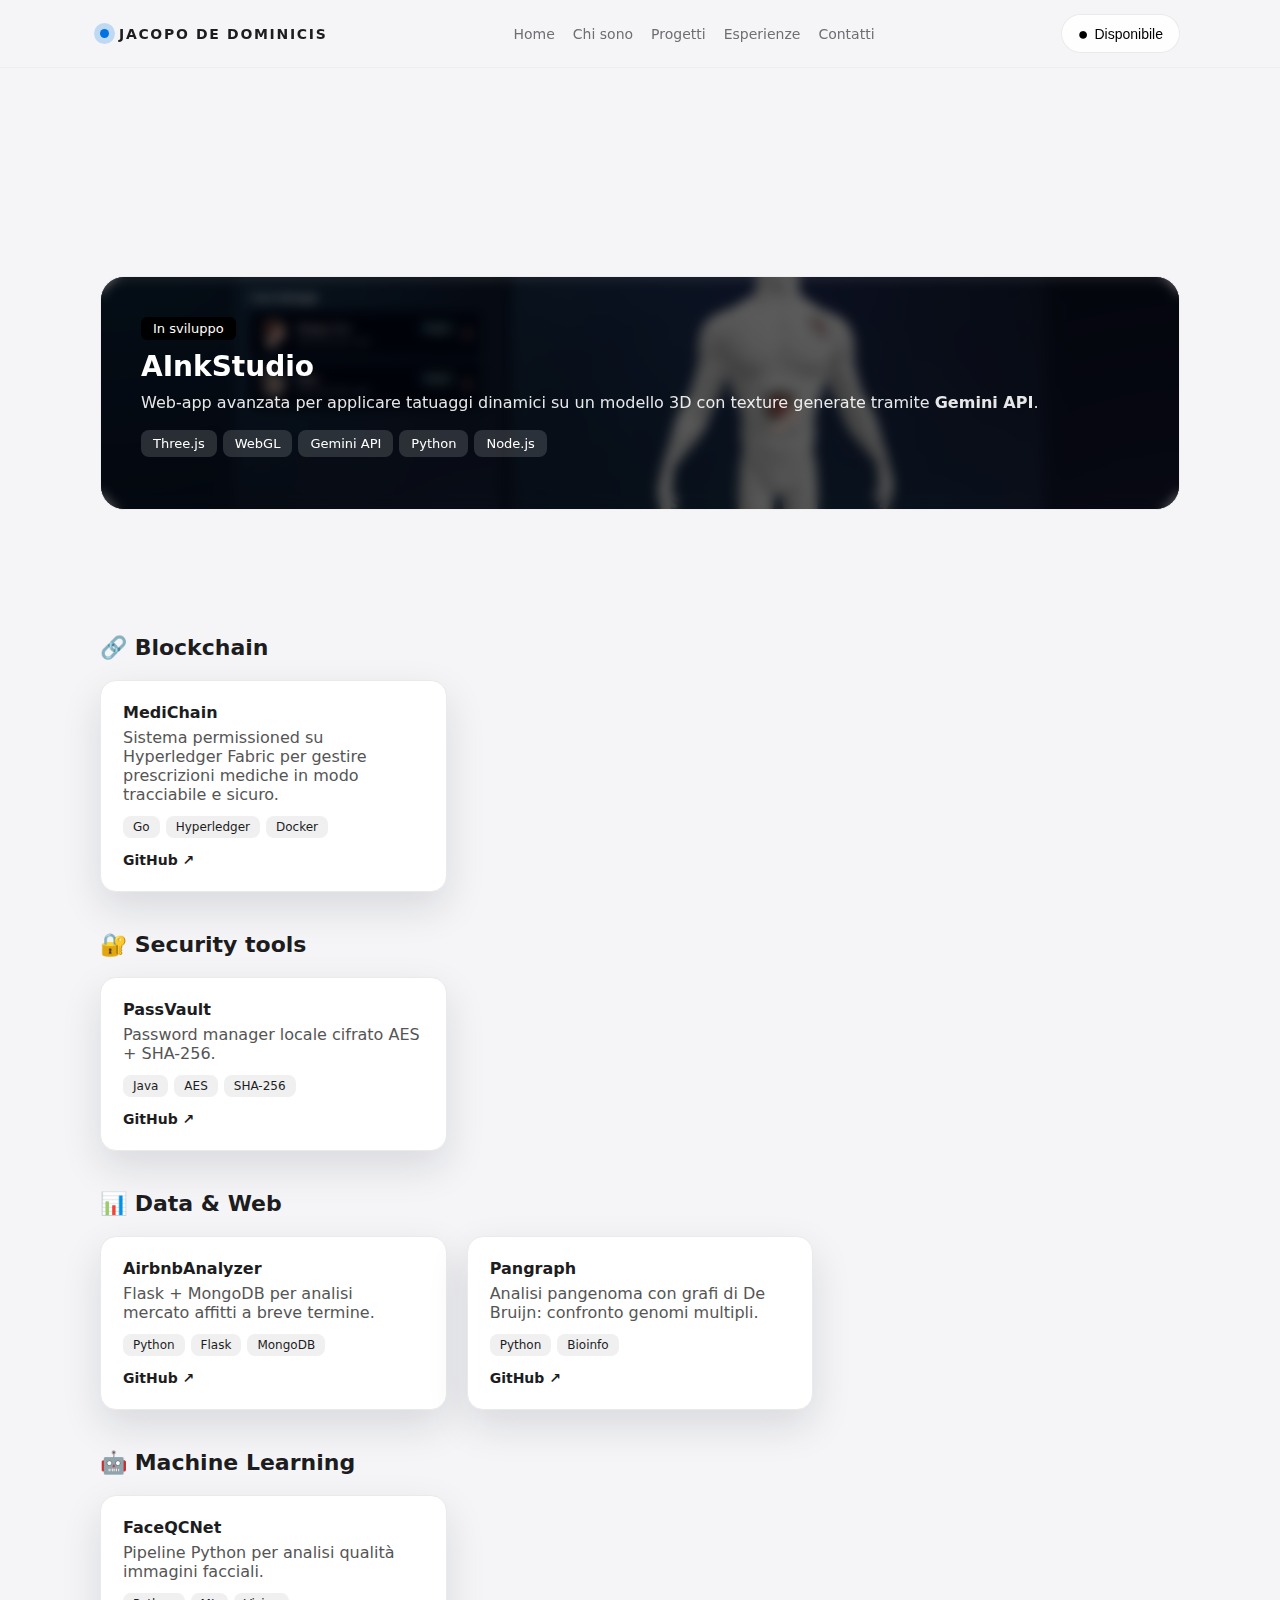
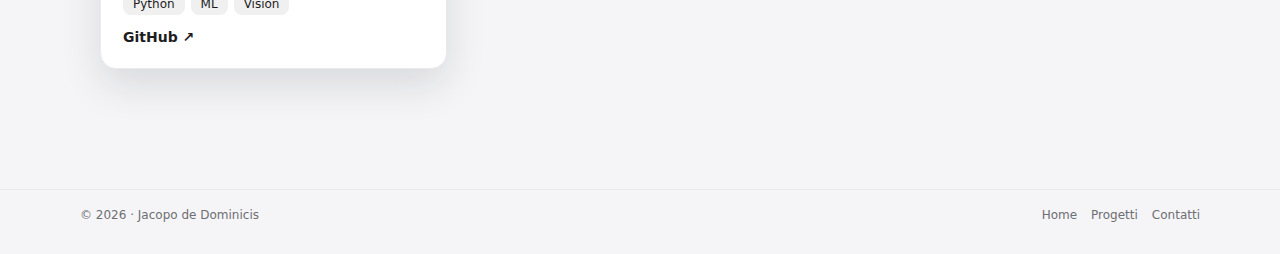
<file: projects.html>
<!DOCTYPE html>
<html lang="it">
<head>
  <meta charset="UTF-8" />
  <title>Progetti – Jacopo de Dominicis</title>
  <meta name="viewport" content="width=device-width, initial-scale=1" />
  <meta name="description" content="Tutti i progetti di Jacopo de Dominicis — con filtri, categorie e ricerca." />

  <!-- CSS principale -->
  <link rel="stylesheet" href="css/index.css" />

  <!-- CSS dedicato ai progetti -->
  <link rel="stylesheet" href="css/projects.css" />
</head>

<body>
<div class="page">

  <!-- NAV -->
  <header class="nav">
    <div class="nav-inner">
      <div class="nav-logo">
        <div class="nav-dot"></div>
        <span>Jacopo de Dominicis</span>
      </div>
      <nav class="nav-links">
        <a href="index.html#hero">Home</a>
        <a href="index.html#about">Chi sono</a>
        <a href="projects.html">Progetti</a>
        <a href="index.html#experience">Esperienze</a>
        <a href="index.html#contact">Contatti</a>
      </nav>
      <button class="nav-cta" onclick="window.location.href='index.html#contact'">
        <span>●</span> Disponibile
      </button>
    </div>
  </header>

  <!-- HEADER -->
  <main class="section projects-page">
    <div class="section-inner">

      <div class="section-header js-scroll">
        <div>
          <div class="section-kicker">Portfolio</div>
          <h2 class="section-title">Esplora tutti i progetti</h2>
        </div>
        <p class="section-sub">
          Filtra per categoria, linguaggio o cerca direttamente quello che ti interessa.
        </p>
      </div>

      <!-- PROGETTO PRINCIPALE -->
    <section class="featured-project with-bg">
    <div class="featured-overlay"></div>

    <div class="featured-badge">In sviluppo</div>

    <h3>AInkStudio</h3>
    <p>
        Web-app avanzata per applicare tatuaggi dinamici su un modello 3D
        con texture generate tramite <strong>Gemini API</strong>.
    </p>

    <div class="tags">
        <span>Three.js</span><span>WebGL</span><span>Gemini API</span>
        <span>Python</span><span>Node.js</span>
    </div>
    </section>



      <!-- FILTRI -->
      <div class="filters js-scroll">
        <input id="searchInput" type="text" placeholder="Cerca un progetto...">

        <select id="filterCategory">
          <option value="">Tutte le categorie</option>
          <option value="blockchain">Blockchain</option>
          <option value="security">Security</option>
          <option value="data">Data</option>
          <option value="ml">Machine Learning</option>
        </select>

        <select id="filterLang">
          <option value="">Tutti i linguaggi</option>
          <option value="python">Python</option>
          <option value="javascript">JavaScript</option>
          <option value="java">Java</option>
          <option value="go">Go</option>
        </select>
      </div>

      <!-- CATEGORIE -->
      <section id="projectsGrid">

        <!-- BLOCKCHAIN -->
        <div class="category">
          <h3>🔗 Blockchain</h3>
          <div class="projects-grid">

            <div class="project-card"
                 data-cat="blockchain"
                 data-lang="go">
              <h4>MediChain</h4>
              <p>
                Sistema permissioned su Hyperledger Fabric per gestire
                prescrizioni mediche in modo tracciabile e sicuro.
              </p>
              <div class="tags">
                <span>Go</span>
                <span>Hyperledger</span>
                <span>Docker</span>
              </div>
              <a href="https://github.com/Jacopodd/Medichain" target="_blank">GitHub ↗</a>
            </div>

          </div>
        </div>

        <!-- SECURITY -->
        <div class="category">
          <h3>🔐 Security tools</h3>
          <div class="projects-grid">

            <div class="project-card"
                 data-cat="security"
                 data-lang="java">
              <h4>PassVault</h4>
              <p>Password manager locale cifrato AES + SHA-256.</p>
              <div class="tags">
                <span>Java</span>
                <span>AES</span>
                <span>SHA-256</span>
              </div>
              <a href="https://github.com/Jacopodd/PassVault" target="_blank">GitHub ↗</a>
            </div>

          </div>
        </div>

        <!-- DATA -->
        <div class="category">
          <h3>📊 Data & Web</h3>
          <div class="projects-grid">

            <div class="project-card"
                 data-cat="data"
                 data-lang="python">
              <h4>AirbnbAnalyzer</h4>
              <p>Flask + MongoDB per analisi mercato affitti a breve termine.</p>
              <div class="tags">
                <span>Python</span>
                <span>Flask</span>
                <span>MongoDB</span>
              </div>
              <a href="https://github.com/Jacopodd/AirbnbAnalyzer" target="_blank">GitHub ↗</a>
            </div>

            <div class="project-card"
                 data-cat="data"
                 data-lang="python">
              <h4>Pangraph</h4>
              <p>
                Analisi pangenoma con grafi di De Bruijn: confronto genomi multipli.
              </p>
              <div class="tags">
                <span>Python</span>
                <span>Bioinfo</span>
              </div>
              <a href="https://github.com/Jacopodd/Pangraph" target="_blank">GitHub ↗</a>
            </div>

          </div>
        </div>

        <!-- ML -->
        <div class="category">
          <h3>🤖 Machine Learning</h3>
          <div class="projects-grid">

            <div class="project-card"
                 data-cat="ml"
                 data-lang="python">
              <h4>FaceQCNet</h4>
              <p>Pipeline Python per analisi qualità immagini facciali.</p>
              <div class="tags">
                <span>Python</span>
                <span>ML</span>
                <span>Vision</span>
              </div>
              <a href="https://github.com/Jacopodd/FaceQCNet" target="_blank">GitHub ↗</a>
            </div>

          </div>
        </div>

      </section>

    </div>
  </main>

  <!-- FOOTER -->
  <footer class="footer">
    <div class="footer-inner">
      <div>© <span id="year-js"></span> · Jacopo de Dominicis</div>
      <div class="footer-links">
        <a href="index.html#hero">Home</a>
        <a href="projects.html">Progetti</a>
        <a href="index.html#contact">Contatti</a>
      </div>
    </div>
  </footer>
</div>

<script>
document.getElementById("year-js").textContent = new Date().getFullYear();

const search = document.getElementById("searchInput");
const filterCat = document.getElementById("filterCategory");
const filterLang = document.getElementById("filterLang");
const cards = document.querySelectorAll(".project-card");

function applyFilters() {
  const q = search.value.toLowerCase();
  const cat = filterCat.value;
  const lang = filterLang.value;

  cards.forEach(card => {
    const title = card.querySelector("h4").textContent.toLowerCase();
    const desc = card.querySelector("p").textContent.toLowerCase();
    const tags = card.querySelector(".tags").textContent.toLowerCase();

    const cCat = card.dataset.cat;
    const cLang = card.dataset.lang;

    const matchesText = title.includes(q) || desc.includes(q) || tags.includes(q);
    const matchesCat = !cat || cCat === cat;
    const matchesLang = !lang || cLang === lang;

    card.style.display = matchesText && matchesCat && matchesLang ? "block" : "none";
  });
}

search.addEventListener("input", applyFilters);
filterCat.addEventListener("change", applyFilters);
filterLang.addEventListener("change", applyFilters);
</script>

</body>
</html>
</file>
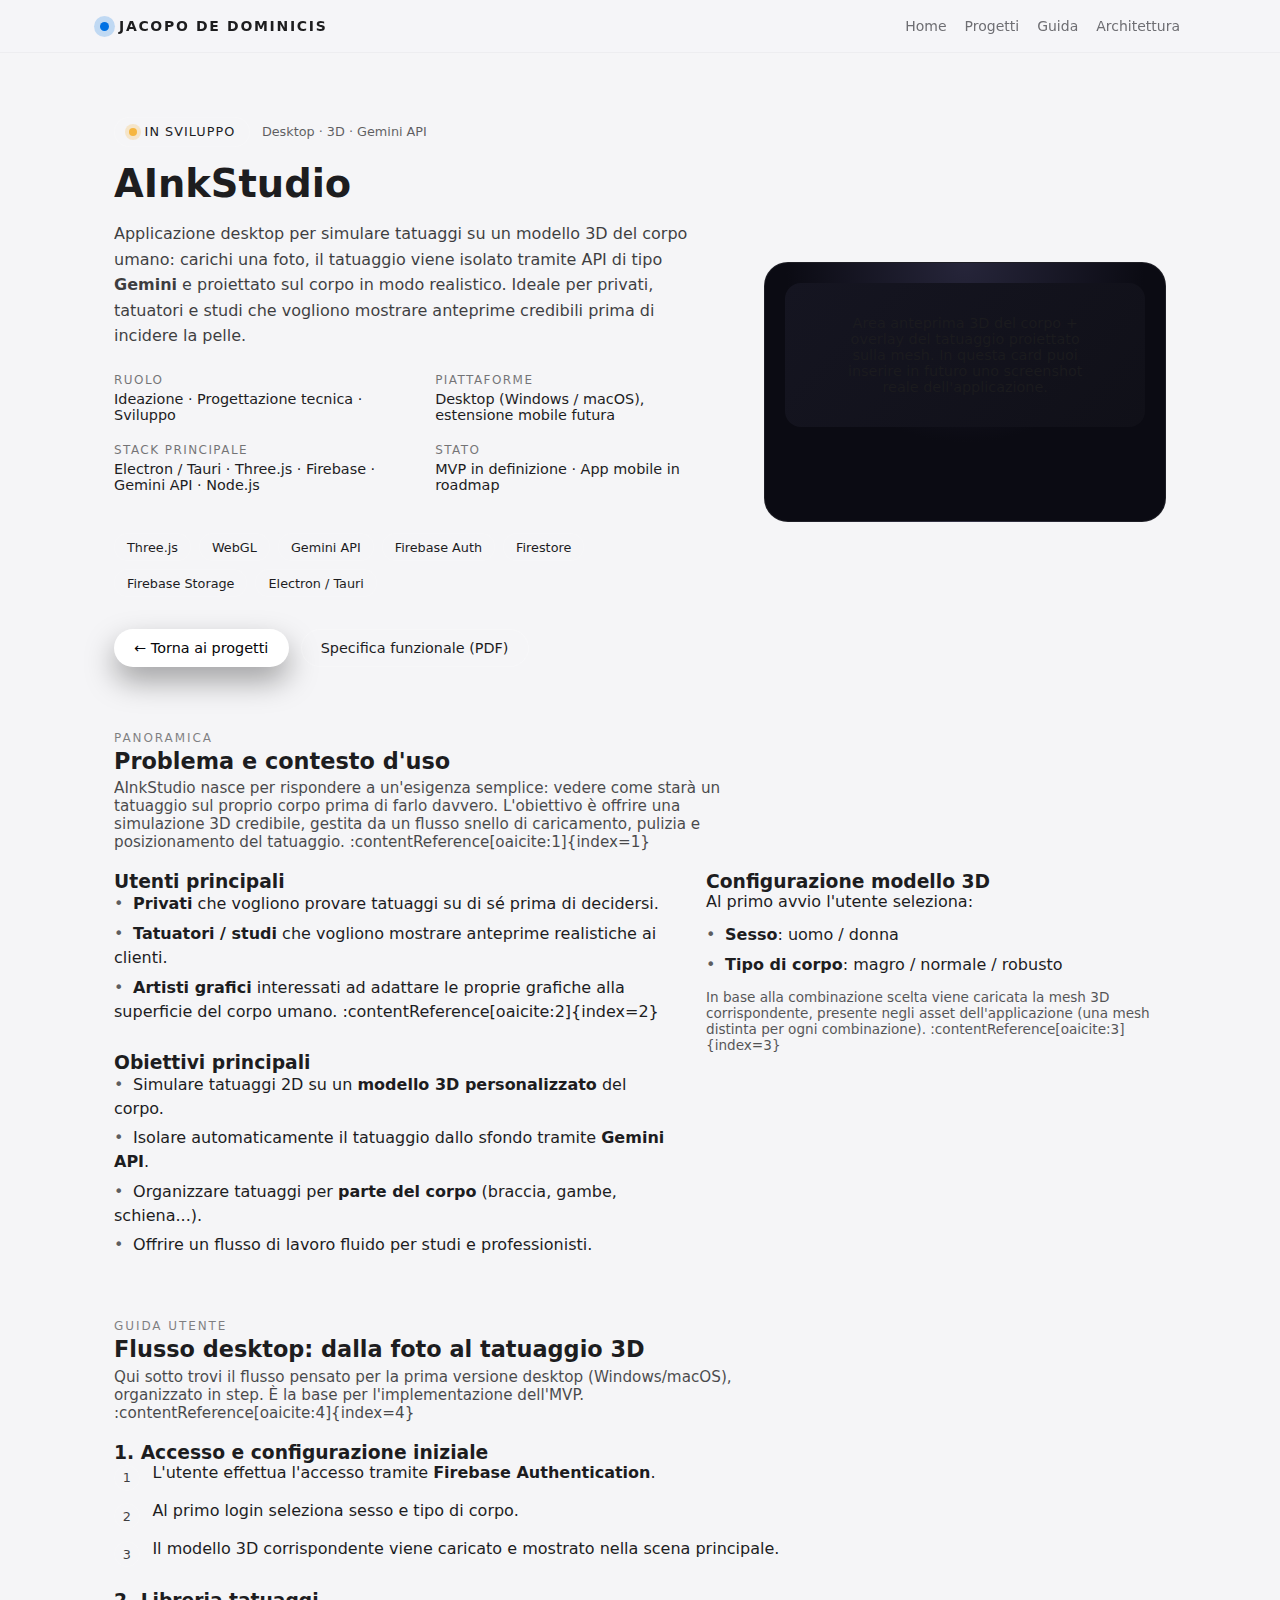
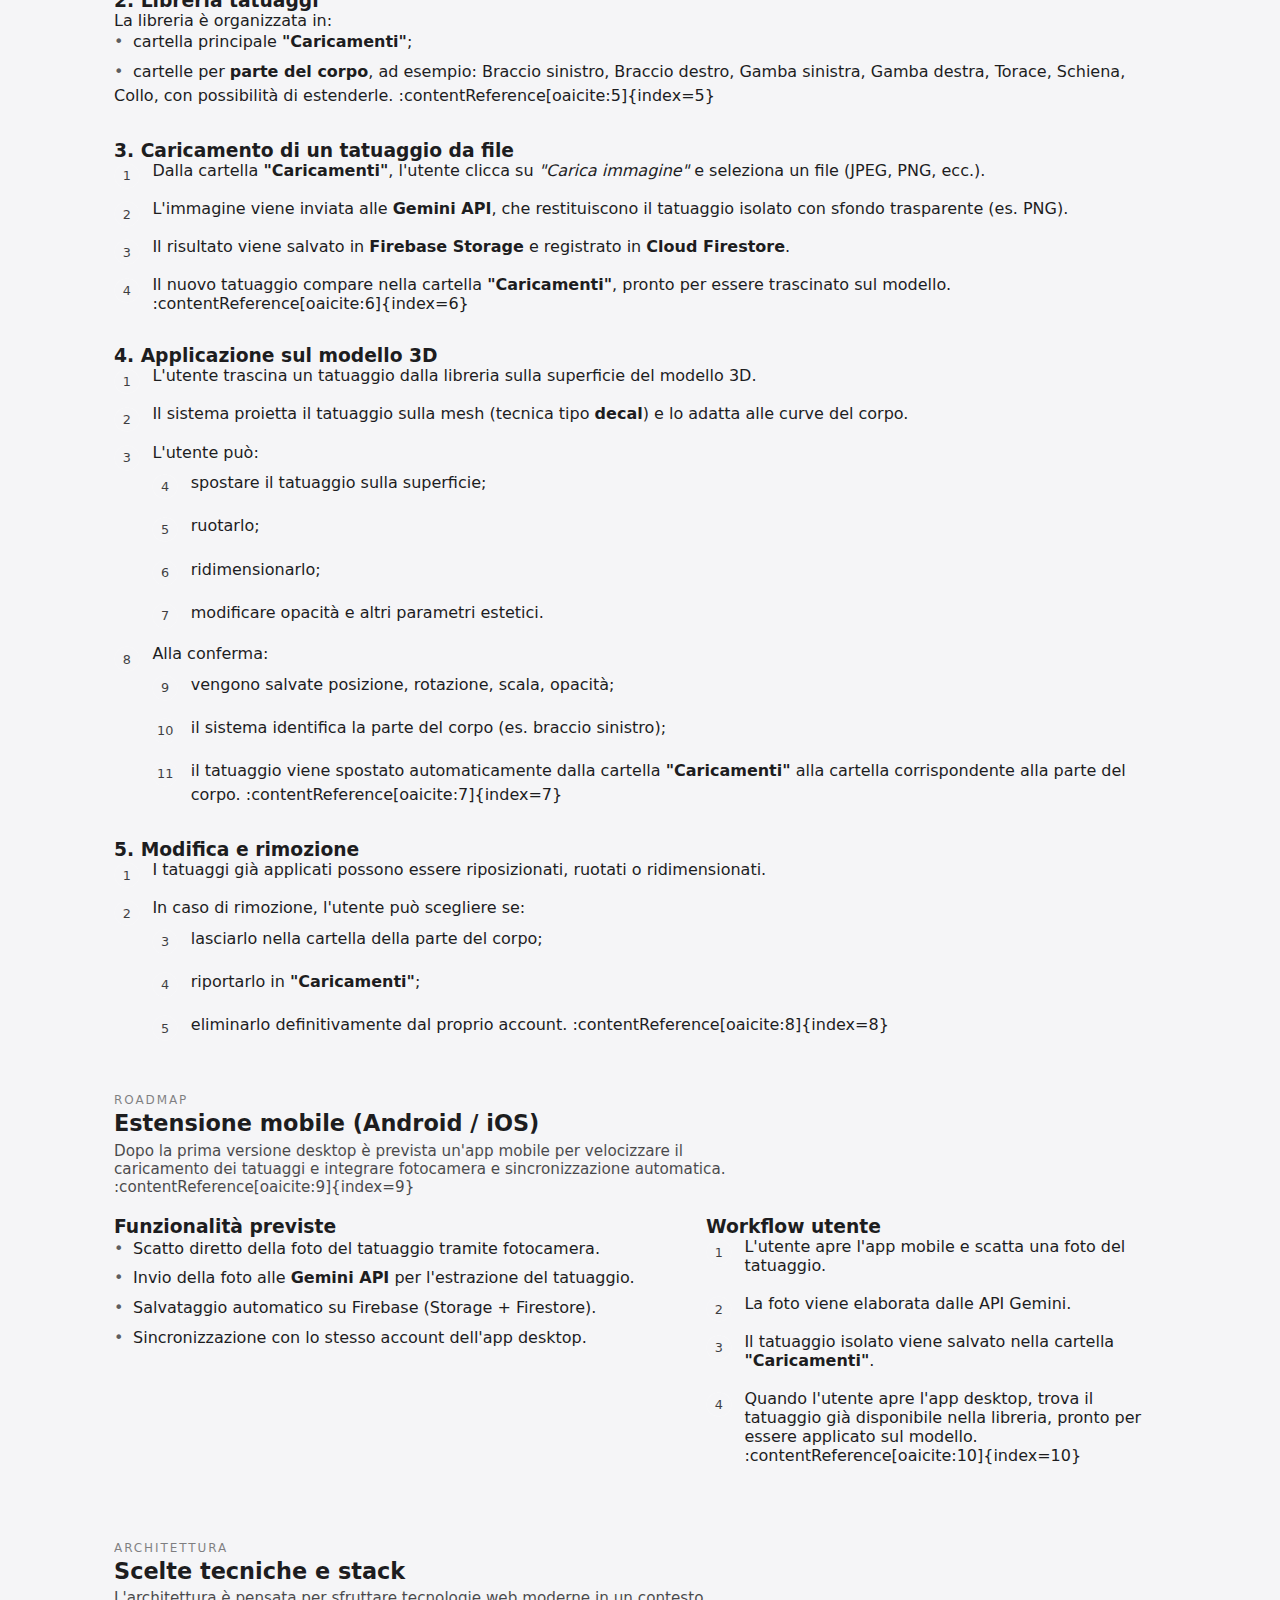
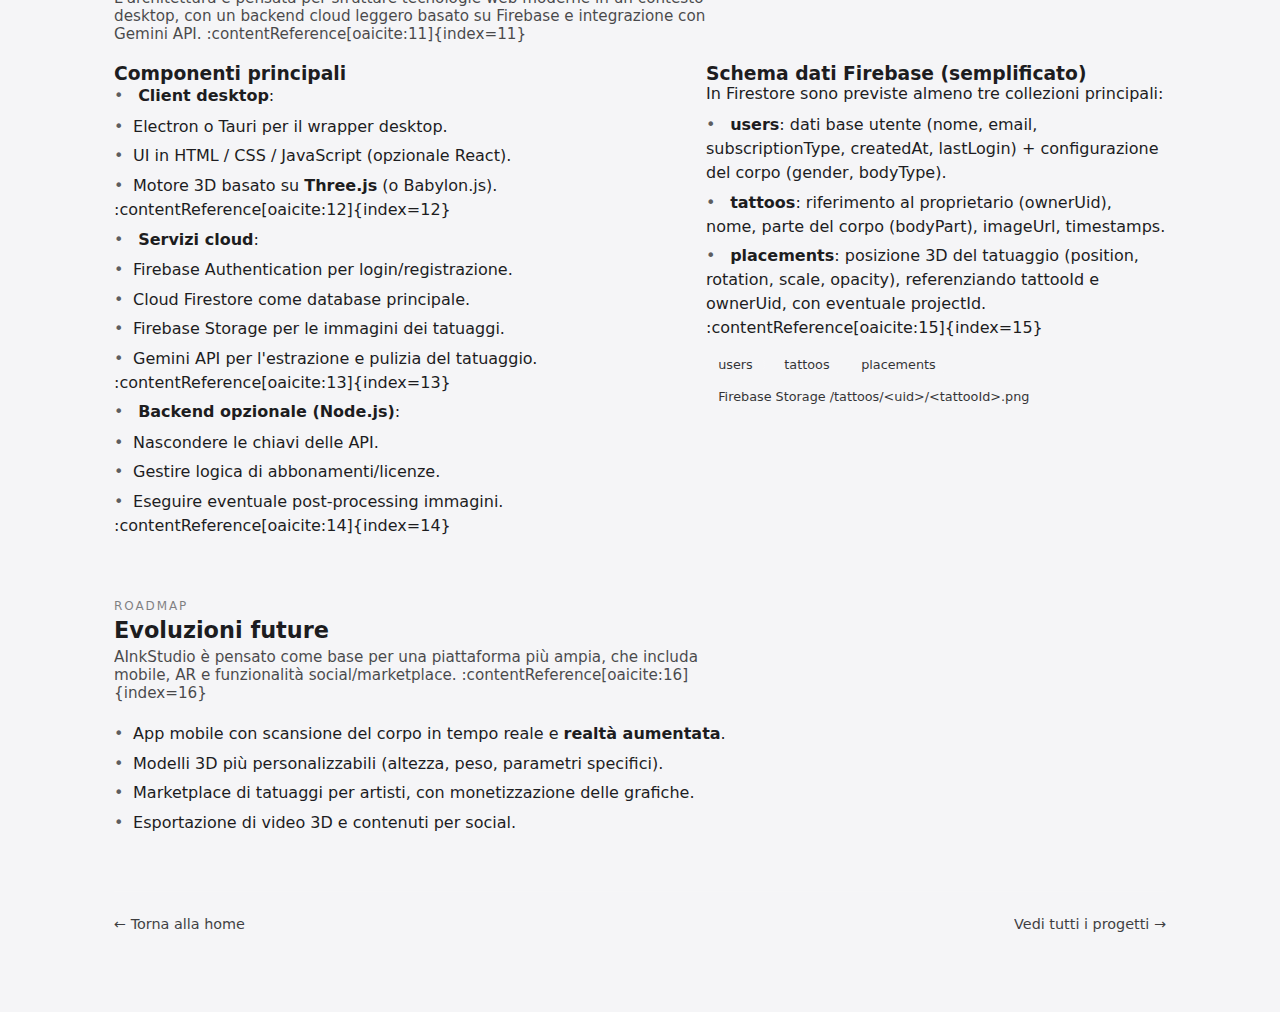
<file: progetti/ainkstudio.html>
<!DOCTYPE html>
<html lang="it">
<head>
  <meta charset="UTF-8" />
  <title>AInkStudio – Simulatore di tatuaggi 3D</title>
  <meta name="viewport" content="width=device-width, initial-scale=1" />
  <meta
    name="description"
    content="AInkStudio è un'app desktop per simulare tatuaggi su modello 3D del corpo umano, con estrazione del tatuaggio tramite Gemini API e sincronizzazione via Firebase."
  />

  <!-- Stesso CSS del portfolio principale -->
  <link rel="stylesheet" href="../css/index.css" />

  <!-- Stili minimi aggiuntivi per la pagina progetto -->
  <style>
    .project-page {
      max-width: 1100px;
      margin: 0 auto;
      padding: 4rem 1.5rem 5rem;
    }

    .project-hero {
      display: grid;
      grid-template-columns: minmax(0, 3fr) minmax(0, 2fr);
      gap: 3rem;
      align-items: center;
      margin-bottom: 4rem;
    }

    .project-hero-main-title {
      font-size: clamp(2.4rem, 3vw, 3rem);
      line-height: 1.1;
      margin-bottom: 1rem;
    }

    .project-hero-sub {
      font-size: 1rem;
      line-height: 1.6;
      opacity: 0.85;
      margin-bottom: 1.5rem;
    }

    .project-badge-row {
      display: flex;
      flex-wrap: wrap;
      gap: 0.75rem;
      align-items: center;
      margin-bottom: 1rem;
    }

    .project-status-badge {
      display: inline-flex;
      align-items: center;
      gap: 0.5rem;
      padding: 0.4rem 0.85rem;
      border-radius: 999px;
      font-size: 0.8rem;
      text-transform: uppercase;
      letter-spacing: 0.08em;
      background: rgba(255, 255, 255, 0.06);
      border: 1px solid rgba(255, 255, 255, 0.12);
    }

    .project-status-dot {
      width: 8px;
      height: 8px;
      border-radius: 50%;
      background: #f6b63f;
      box-shadow: 0 0 0 4px rgba(246, 182, 63, 0.25);
    }

    .project-meta {
      display: grid;
      grid-template-columns: repeat(2, minmax(0, 1fr));
      gap: 1.25rem 2.5rem;
      margin-bottom: 2.5rem;
      font-size: 0.9rem;
    }

    .project-meta-label {
      font-size: 0.75rem;
      text-transform: uppercase;
      letter-spacing: 0.12em;
      opacity: 0.6;
      margin-bottom: 0.25rem;
    }

    .project-meta-value {
      font-weight: 500;
    }

    .project-hero-tags {
      display: flex;
      flex-wrap: wrap;
      gap: 0.5rem;
      margin-bottom: 2rem;
    }

    .project-hero-tags span {
      font-size: 0.8rem;
      padding: 0.35rem 0.75rem;
      border-radius: 999px;
      background: rgba(255, 255, 255, 0.04);
      border: 1px solid rgba(255, 255, 255, 0.08);
    }

    .project-hero-actions {
      display: flex;
      flex-wrap: wrap;
      gap: 0.75rem;
    }

    .btn-primary,
    .btn-ghost {
      display: inline-flex;
      align-items: center;
      justify-content: center;
      gap: 0.4rem;
      padding: 0.6rem 1.2rem;
      border-radius: 999px;
      border: 1px solid transparent;
      font-size: 0.9rem;
      cursor: pointer;
      text-decoration: none;
      transition: transform 0.15s ease, box-shadow 0.15s ease,
        background 0.15s ease, border-color 0.15s ease;
      white-space: nowrap;
    }

    .btn-primary {
      background: #ffffff;
      color: #050509;
      box-shadow: 0 14px 30px rgba(0, 0, 0, 0.35);
    }

    .btn-primary:hover {
      transform: translateY(-1px);
      box-shadow: 0 18px 40px rgba(0, 0, 0, 0.45);
    }

    .btn-ghost {
      background: transparent;
      border-color: rgba(255, 255, 255, 0.22);
      color: inherit;
    }

    .btn-ghost:hover {
      background: rgba(255, 255, 255, 0.04);
    }

    .project-hero-media {
      position: relative;
      border-radius: 1.5rem;
      overflow: hidden;
      padding: 1.25rem;
      background: radial-gradient(circle at top, #26253a 0, #0b0b13 55%);
      border: 1px solid rgba(255, 255, 255, 0.08);
      min-height: 260px;
    }

    .project-hero-media-inner {
      position: relative;
      width: 100%;
      height: 100%;
      border-radius: 1rem;
      overflow: hidden;
      background: linear-gradient(135deg, #151521, #101018);
      display: flex;
      align-items: center;
      justify-content: center;
      padding: 2rem;
    }

    .project-hero-media-text {
      font-size: 0.9rem;
      opacity: 0.85;
      text-align: center;
      max-width: 260px;
    }

    .project-hero-media-chip {
      position: absolute;
      top: 1.5rem;
      right: 1.5rem;
      font-size: 0.7rem;
      padding: 0.25rem 0.6rem;
      border-radius: 999px;
      background: rgba(0, 0, 0, 0.45);
      border: 1px solid rgba(255, 255, 255, 0.18);
      text-transform: uppercase;
      letter-spacing: 0.12em;
    }

    .project-section {
      margin-bottom: 3.5rem;
    }

    .project-section-header {
      margin-bottom: 1.25rem;
    }

    .project-section-eyebrow {
      font-size: 0.75rem;
      text-transform: uppercase;
      letter-spacing: 0.16em;
      opacity: 0.55;
      margin-bottom: 0.2rem;
    }

    .project-section-title {
      font-size: 1.4rem;
      margin-bottom: 0.35rem;
    }

    .project-section-sub {
      font-size: 0.95rem;
      opacity: 0.8;
      max-width: 640px;
    }

    .project-two-cols {
      display: grid;
      grid-template-columns: minmax(0, 1.2fr) minmax(0, 1fr);
      gap: 2.5rem;
    }

    .project-list {
      list-style: none;
      padding: 0;
      margin: 0;
    }

    .project-list li {
      margin-bottom: 0.35rem;
      line-height: 1.5;
    }

    .project-list li::before {
      content: "•";
      margin-right: 0.6rem;
      opacity: 0.7;
    }

    .project-step-list {
      counter-reset: step-counter;
      list-style: none;
      padding: 0;
      margin: 0;
    }

    .project-step-list li {
      counter-increment: step-counter;
      position: relative;
      padding-left: 2.4rem;
      margin-bottom: 1.2rem;
    }

    .project-step-list li::before {
      content: counter(step-counter);
      position: absolute;
      left: 0;
      top: 0.15rem;
      width: 1.6rem;
      height: 1.6rem;
      border-radius: 999px;
      border: 1px solid rgba(255, 255, 255, 0.3);
      display: flex;
      align-items: center;
      justify-content: center;
      font-size: 0.8rem;
      opacity: 0.85;
    }

    .project-note {
      font-size: 0.85rem;
      opacity: 0.75;
      margin-top: 0.75rem;
    }

    .project-pill-row {
      display: flex;
      flex-wrap: wrap;
      gap: 0.45rem;
      margin-top: 0.75rem;
    }

    .project-pill-row span {
      font-size: 0.8rem;
      padding: 0.25rem 0.7rem;
      border-radius: 999px;
      border: 1px solid rgba(255, 255, 255, 0.1);
      opacity: 0.9;
    }

    .project-footer-nav {
      display: flex;
      justify-content: space-between;
      align-items: center;
      gap: 1rem;
      margin-top: 3rem;
      padding-top: 1.5rem;
      border-top: 1px solid rgba(255, 255, 255, 0.1);
      font-size: 0.9rem;
    }

    .project-footer-nav a {
      text-decoration: none;
      opacity: 0.85;
    }

    .project-footer-nav a:hover {
      opacity: 1;
    }

    @media (max-width: 900px) {
      .project-hero {
        grid-template-columns: minmax(0, 1fr);
      }

      .project-hero-media {
        order: -1;
      }

      .project-meta {
        grid-template-columns: minmax(0, 1fr);
      }

      .project-two-cols {
        grid-template-columns: minmax(0, 1fr);
      }
    }
  </style>
</head>

<body>
  <div class="page">
    <!-- NAV (adatta i link in base alla tua index) -->
    <header class="nav">
      <div class="nav-inner">
        <div class="nav-logo">
          <div class="nav-dot"></div>
          <span>Jacopo de Dominicis</span>
        </div>
        <nav class="nav-links">
          <a href="index.html">Home</a>
          <a href="projects.html">Progetti</a>
          <a href="#guida">Guida</a>
          <a href="#architettura">Architettura</a>
        </nav>
      </div>
    </header>

    <main class="project-page">
      <!-- HERO PROGETTO -->
      <section class="project-hero">
        <div class="project-hero-main">
          <div class="project-badge-row">
            <div class="project-status-badge">
              <span class="project-status-dot"></span>
              <span>In sviluppo</span>
            </div>
            <span style="font-size:0.8rem; opacity:0.7;">Desktop · 3D · Gemini API</span>
          </div>

          <h1 class="project-hero-main-title">AInkStudio</h1>
          <p class="project-hero-sub">
            Applicazione desktop per simulare tatuaggi su un modello 3D del corpo umano:
            carichi una foto, il tatuaggio viene isolato tramite API di tipo <strong>Gemini</strong>
            e proiettato sul corpo in modo realistico. Ideale per privati, tatuatori e studi che
            vogliono mostrare anteprime credibili prima di incidere la pelle.
          </p>

          <div class="project-meta">
            <div>
              <div class="project-meta-label">Ruolo</div>
              <div class="project-meta-value">Ideazione · Progettazione tecnica · Sviluppo</div>
            </div>
            <div>
              <div class="project-meta-label">Piattaforme</div>
              <div class="project-meta-value">Desktop (Windows / macOS), estensione mobile futura</div>
            </div>
            <div>
              <div class="project-meta-label">Stack principale</div>
              <div class="project-meta-value">Electron / Tauri · Three.js · Firebase · Gemini API · Node.js</div>
            </div>
            <div>
              <div class="project-meta-label">Stato</div>
              <div class="project-meta-value">MVP in definizione · App mobile in roadmap</div>
            </div>
          </div>

          <div class="project-hero-tags">
            <span>Three.js</span>
            <span>WebGL</span>
            <span>Gemini API</span>
            <span>Firebase Auth</span>
            <span>Firestore</span>
            <span>Firebase Storage</span>
            <span>Electron / Tauri</span>
          </div>

          <div class="project-hero-actions">
            <a href="projects.html" class="btn-primary">← Torna ai progetti</a>
            <a href="AInkStudio_Scopo.pdf" class="btn-ghost" target="_blank" rel="noopener">
              Specifica funzionale (PDF)
            </a>
          </div>
        </div>

        <aside class="project-hero-media">
          <div class="project-hero-media-chip">Concept UI</div>
          <div class="project-hero-media-inner">
            <!-- Qui potrai mettere uno screen vero del progetto -->
            <div class="project-hero-media-text">
              Area anteprima 3D del corpo + overlay del tatuaggio proiettato sulla mesh.
              In questa card puoi inserire in futuro uno screenshot reale dell'applicazione.
            </div>
          </div>
        </aside>
      </section>

      <!-- PANORAMICA E CONTESTO -->
      <section class="project-section" id="panoramica">
        <div class="project-section-header">
          <div class="project-section-eyebrow">Panoramica</div>
          <h2 class="project-section-title">Problema e contesto d'uso</h2>
          <p class="project-section-sub">
            AInkStudio nasce per rispondere a un'esigenza semplice: vedere come starà un tatuaggio
            sul proprio corpo prima di farlo davvero. L'obiettivo è offrire una simulazione 3D
            credibile, gestita da un flusso snello di caricamento, pulizia e posizionamento del tatuaggio. :contentReference[oaicite:1]{index=1}
          </p>
        </div>

        <div class="project-two-cols">
          <div>
            <h3>Utenti principali</h3>
            <ul class="project-list">
              <li><strong>Privati</strong> che vogliono provare tatuaggi su di sé prima di decidersi.</li>
              <li><strong>Tatuatori / studi</strong> che vogliono mostrare anteprime realistiche ai clienti.</li>
              <li><strong>Artisti grafici</strong> interessati ad adattare le proprie grafiche alla superficie del corpo umano. :contentReference[oaicite:2]{index=2}</li>
            </ul>

            <h3 style="margin-top:1.75rem;">Obiettivi principali</h3>
            <ul class="project-list">
              <li>Simulare tatuaggi 2D su un <strong>modello 3D personalizzato</strong> del corpo.</li>
              <li>Isolare automaticamente il tatuaggio dallo sfondo tramite <strong>Gemini API</strong>.</li>
              <li>Organizzare tatuaggi per <strong>parte del corpo</strong> (braccia, gambe, schiena...).</li>
              <li>Offrire un flusso di lavoro fluido per studi e professionisti.</li>
            </ul>
          </div>

          <div>
            <h3>Configurazione modello 3D</h3>
            <p style="margin-bottom:0.75rem;">
              Al primo avvio l'utente seleziona:
            </p>
            <ul class="project-list">
              <li><strong>Sesso</strong>: uomo / donna</li>
              <li><strong>Tipo di corpo</strong>: magro / normale / robusto</li>
            </ul>
            <p class="project-note">
              In base alla combinazione scelta viene caricata la mesh 3D corrispondente, presente
              negli asset dell'applicazione (una mesh distinta per ogni combinazione). :contentReference[oaicite:3]{index=3}
            </p>
          </div>
        </div>
      </section>

      <!-- GUIDA PASSO-PASSO -->
      <section class="project-section" id="guida">
        <div class="project-section-header">
          <div class="project-section-eyebrow">Guida utente</div>
          <h2 class="project-section-title">Flusso desktop: dalla foto al tatuaggio 3D</h2>
          <p class="project-section-sub">
            Qui sotto trovi il flusso pensato per la prima versione desktop (Windows/macOS),
            organizzato in step. È la base per l'implementazione dell'MVP. :contentReference[oaicite:4]{index=4}
          </p>
        </div>

        <h3>1. Accesso e configurazione iniziale</h3>
        <ul class="project-step-list">
          <li>L'utente effettua l'accesso tramite <strong>Firebase Authentication</strong>.</li>
          <li>Al primo login seleziona sesso e tipo di corpo.</li>
          <li>Il modello 3D corrispondente viene caricato e mostrato nella scena principale.</li>
        </ul>

        <h3 style="margin-top:2rem;">2. Libreria tatuaggi</h3>
        <p>
          La libreria è organizzata in:
        </p>
        <ul class="project-list">
          <li>cartella principale <strong>"Caricamenti"</strong>;</li>
          <li>cartelle per <strong>parte del corpo</strong>, ad esempio:
            Braccio sinistro, Braccio destro, Gamba sinistra, Gamba destra, Torace, Schiena, Collo,
            con possibilità di estenderle. :contentReference[oaicite:5]{index=5}
          </li>
        </ul>

        <h3 style="margin-top:2rem;">3. Caricamento di un tatuaggio da file</h3>
        <ul class="project-step-list">
          <li>
            Dalla cartella <strong>"Caricamenti"</strong>, l'utente clicca su
            <em>"Carica immagine"</em> e seleziona un file (JPEG, PNG, ecc.).
          </li>
          <li>
            L'immagine viene inviata alle <strong>Gemini API</strong>, che restituiscono il tatuaggio
            isolato con sfondo trasparente (es. PNG).
          </li>
          <li>
            Il risultato viene salvato in <strong>Firebase Storage</strong> e registrato in
            <strong>Cloud Firestore</strong>.
          </li>
          <li>
            Il nuovo tatuaggio compare nella cartella <strong>"Caricamenti"</strong>, pronto per essere
            trascinato sul modello. :contentReference[oaicite:6]{index=6}
          </li>
        </ul>

        <h3 style="margin-top:2rem;">4. Applicazione sul modello 3D</h3>
        <ul class="project-step-list">
          <li>
            L'utente trascina un tatuaggio dalla libreria sulla superficie del modello 3D.
          </li>
          <li>
            Il sistema proietta il tatuaggio sulla mesh (tecnica tipo <strong>decal</strong>) e lo adatta
            alle curve del corpo.
          </li>
          <li>
            L'utente può:
            <ul class="project-list" style="margin-top:0.6rem;">
              <li>spostare il tatuaggio sulla superficie;</li>
              <li>ruotarlo;</li>
              <li>ridimensionarlo;</li>
              <li>modificare opacità e altri parametri estetici.</li>
            </ul>
          </li>
          <li>
            Alla conferma:
            <ul class="project-list" style="margin-top:0.6rem;">
              <li>vengono salvate posizione, rotazione, scala, opacità;</li>
              <li>
                il sistema identifica la parte del corpo (es. braccio sinistro);
              </li>
              <li>
                il tatuaggio viene spostato automaticamente dalla cartella
                <strong>"Caricamenti"</strong> alla cartella corrispondente alla parte del corpo. :contentReference[oaicite:7]{index=7}
              </li>
            </ul>
          </li>
        </ul>

        <h3 style="margin-top:2rem;">5. Modifica e rimozione</h3>
        <ul class="project-step-list">
          <li>I tatuaggi già applicati possono essere riposizionati, ruotati o ridimensionati.</li>
          <li>
            In caso di rimozione, l'utente può scegliere se:
            <ul class="project-list" style="margin-top:0.6rem;">
              <li>lasciarlo nella cartella della parte del corpo;</li>
              <li>riportarlo in <strong>"Caricamenti"</strong>;</li>
              <li>eliminarlo definitivamente dal proprio account. :contentReference[oaicite:8]{index=8}</li>
            </ul>
          </li>
        </ul>
      </section>

      <!-- ESTENSIONE MOBILE FUTURA -->
      <section class="project-section" id="mobile">
        <div class="project-section-header">
          <div class="project-section-eyebrow">Roadmap</div>
          <h2 class="project-section-title">Estensione mobile (Android / iOS)</h2>
          <p class="project-section-sub">
            Dopo la prima versione desktop è prevista un'app mobile per velocizzare il caricamento
            dei tatuaggi e integrare fotocamera e sincronizzazione automatica. :contentReference[oaicite:9]{index=9}
          </p>
        </div>

        <div class="project-two-cols">
          <div>
            <h3>Funzionalità previste</h3>
            <ul class="project-list">
              <li>Scatto diretto della foto del tatuaggio tramite fotocamera.</li>
              <li>Invio della foto alle <strong>Gemini API</strong> per l'estrazione del tatuaggio.</li>
              <li>Salvataggio automatico su Firebase (Storage + Firestore).</li>
              <li>Sincronizzazione con lo stesso account dell'app desktop.</li>
            </ul>
          </div>
          <div>
            <h3>Workflow utente</h3>
            <ul class="project-step-list">
              <li>L'utente apre l'app mobile e scatta una foto del tatuaggio.</li>
              <li>La foto viene elaborata dalle API Gemini.</li>
              <li>Il tatuaggio isolato viene salvato nella cartella <strong>"Caricamenti"</strong>.</li>
              <li>
                Quando l'utente apre l'app desktop, trova il tatuaggio già disponibile nella
                libreria, pronto per essere applicato sul modello. :contentReference[oaicite:10]{index=10}
              </li>
            </ul>
          </div>
        </div>
      </section>

      <!-- ARCHITETTURA TECNICA -->
      <section class="project-section" id="architettura">
        <div class="project-section-header">
          <div class="project-section-eyebrow">Architettura</div>
          <h2 class="project-section-title">Scelte tecniche e stack</h2>
          <p class="project-section-sub">
            L'architettura è pensata per sfruttare tecnologie web moderne in un contesto desktop,
            con un backend cloud leggero basato su Firebase e integrazione con Gemini API. :contentReference[oaicite:11]{index=11}
          </p>
        </div>

        <div class="project-two-cols">
          <div>
            <h3>Componenti principali</h3>
            <ul class="project-list">
              <li>
                <strong>Client desktop</strong>:
                <ul class="project-list" style="margin-top:0.4rem;">
                  <li>Electron o Tauri per il wrapper desktop.</li>
                  <li>UI in HTML / CSS / JavaScript (opzionale React).</li>
                  <li>Motore 3D basato su <strong>Three.js</strong> (o Babylon.js). :contentReference[oaicite:12]{index=12}</li>
                </ul>
              </li>
              <li>
                <strong>Servizi cloud</strong>:
                <ul class="project-list" style="margin-top:0.4rem;">
                  <li>Firebase Authentication per login/registrazione.</li>
                  <li>Cloud Firestore come database principale.</li>
                  <li>Firebase Storage per le immagini dei tatuaggi.</li>
                  <li>Gemini API per l'estrazione e pulizia del tatuaggio. :contentReference[oaicite:13]{index=13}</li>
                </ul>
              </li>
              <li>
                <strong>Backend opzionale (Node.js)</strong>:
                <ul class="project-list" style="margin-top:0.4rem;">
                  <li>Nascondere le chiavi delle API.</li>
                  <li>Gestire logica di abbonamenti/licenze.</li>
                  <li>Eseguire eventuale post-processing immagini. :contentReference[oaicite:14]{index=14}</li>
                </ul>
              </li>
            </ul>
          </div>

          <div>
            <h3>Schema dati Firebase (semplificato)</h3>
            <p style="margin-bottom:0.6rem;">
              In Firestore sono previste almeno tre collezioni principali:
            </p>
            <ul class="project-list">
              <li>
                <strong>users</strong>:
                dati base utente (nome, email, subscriptionType, createdAt, lastLogin) +
                configurazione del corpo (gender, bodyType).
              </li>
              <li>
                <strong>tattoos</strong>:
                riferimento al proprietario (ownerUid), nome, parte del corpo (bodyPart),
                imageUrl, timestamps. 
              </li>
              <li>
                <strong>placements</strong>:
                posizione 3D del tatuaggio (position, rotation, scale, opacity),
                referenziando tattooId e ownerUid, con eventuale projectId. :contentReference[oaicite:15]{index=15}
              </li>
            </ul>

            <div class="project-pill-row">
              <span>users</span>
              <span>tattoos</span>
              <span>placements</span>
              <span>Firebase Storage /tattoos/&lt;uid&gt;/&lt;tattooId&gt;.png</span>
            </div>
          </div>
        </div>
      </section>

      <!-- EVOLUZIONI FUTURE -->
      <section class="project-section" id="evoluzioni">
        <div class="project-section-header">
          <div class="project-section-eyebrow">Roadmap</div>
          <h2 class="project-section-title">Evoluzioni future</h2>
          <p class="project-section-sub">
            AInkStudio è pensato come base per una piattaforma più ampia, che includa mobile,
            AR e funzionalità social/marketplace. :contentReference[oaicite:16]{index=16}
          </p>
        </div>

        <ul class="project-list">
          <li>App mobile con scansione del corpo in tempo reale e <strong>realtà aumentata</strong>.</li>
          <li>Modelli 3D più personalizzabili (altezza, peso, parametri specifici).</li>
          <li>Marketplace di tatuaggi per artisti, con monetizzazione delle grafiche.</li>
          <li>Esportazione di video 3D e contenuti per social.</li>
        </ul>
      </section>

      <!-- FOOTER NAV -->
      <div class="project-footer-nav">
        <a href="index.html">← Torna alla home</a>
        <a href="projects.html">Vedi tutti i progetti →</a>
      </div>
    </main>
  </div>
</body>
</html>
</file>
<file: css/index.css>
*, *::before, *::after {
      box-sizing: border-box;
      margin: 0;
      padding: 0;
    }

    html {
      scroll-behavior: smooth;
    }

    body {
      margin: 0;
      font-family: -apple-system, BlinkMacSystemFont, "SF Pro Text", system-ui, sans-serif;
      background: #f5f5f7;
      color: #1d1d1f;
      -webkit-font-smoothing: antialiased;
    }

    img {
      max-width: 100%;
      display: block;
    }

    a {
      text-decoration: none;
      color: inherit;
    }

    :root {
      --bg: #f5f5f7;
      --bg-elevated: #ffffff;
      --fg: #1d1d1f;
      --muted: #6e6e73;
      --accent: #0071e3;
      --accent-soft: rgba(0, 113, 227, 0.1);
      --border-subtle: rgba(0, 0, 0, 0.06);
      --radius-xl: 24px;
      --shadow-soft: 0 18px 45px rgba(15, 23, 42, 0.12);
      --transition-fast: 200ms ease-out;
      --transition-med: 320ms ease;
      --max-width: 1120px;
    }

    .page {
      min-height: 100vh;
    }

    /* NAVBAR */

    .nav {
      position: sticky;
      top: 0;
      z-index: 50;
      backdrop-filter: blur(18px);
      background: rgba(245, 245, 247, 0.8);
      border-bottom: 1px solid rgba(0, 0, 0, 0.03);
    }

    .nav-inner {
      max-width: var(--max-width);
      margin: 0 auto;
      padding: 14px 20px;
      display: flex;
      align-items: center;
      justify-content: space-between;
      gap: 24px;
    }

    .nav-logo {
      display: flex;
      align-items: center;
      gap: 10px;
      font-size: 14px;
      font-weight: 600;
      letter-spacing: 0.12em;
      text-transform: uppercase;
    }

    .nav-dot {
      width: 9px;
      height: 9px;
      border-radius: 999px;
      background: var(--accent);
      box-shadow: 0 0 0 6px rgba(0, 113, 227, 0.22);
    }

    .nav-links {
      display: flex;
      gap: 18px;
      font-size: 14px;
      color: var(--muted);
    }

    .nav-links a {
      position: relative;
      padding: 4px 0;
      cursor: pointer;
    }

    .nav-links a::after {
      content: "";
      position: absolute;
      left: 0;
      bottom: -3px;
      width: 0;
      height: 2px;
      background: var(--accent);
      border-radius: 999px;
      transition: width var(--transition-fast);
    }

    .nav-links a:hover::after {
      width: 100%;
    }

    .nav-cta {
      font-size: 14px;
      padding: 8px 16px;
      border-radius: 999px;
      border: 1px solid rgba(0, 0, 0, 0.08);
      background: rgba(255, 255, 255, 0.9);
      display: flex;
      align-items: center;
      gap: 6px;
      cursor: pointer;
      transition: background var(--transition-fast), transform var(--transition-fast), box-shadow var(--transition-fast);
    }

    .nav-cta span {
      font-size: 18px;
      transform: translateY(1px);
    }

    .nav-cta:hover {
      background: #ffffff;
      box-shadow: 0 8px 22px rgba(15, 23, 42, 0.12);
      transform: translateY(-1px);
    }

    @media (max-width: 768px) {
      .nav-inner {
        padding-inline: 16px;
      }
      .nav-links {
        display: none;
      }
    }

    /* LAYOUT BASE SEZIONI */

    .section {
      width: 100%;
    }

    .section-inner {
      max-width: var(--max-width);
      margin: 0 auto;
      padding: 80px 20px;
    }

    @media (max-width: 768px) {
      .section-inner {
        padding: 60px 16px;
      }
    }

    .section-header {
      display: flex;
      align-items: baseline;
      justify-content: space-between;
      gap: 20px;
      margin-bottom: 32px;
    }

    .section-kicker {
      font-size: 12px;
      letter-spacing: 0.16em;
      text-transform: uppercase;
      color: var(--muted);
      font-weight: 600;
      margin-bottom: 6px;
    }

    .section-title {
      font-size: 28px;
      font-weight: 600;
    }

    .section-sub {
      font-size: 15px;
      color: var(--muted);
      max-width: 420px;
    }

    @media (max-width: 768px) {
      .section-header {
        flex-direction: column;
        align-items: flex-start;
      }
      .section-title {
        font-size: 24px;
      }
    }

    /* HERO */

    .hero {
      position: relative;
      overflow: hidden;
    }

    .hero-inner {
      max-width: var(--max-width);
      margin: 0 auto;
      padding: 72px 20px 96px;
      display: grid;
      grid-template-columns: minmax(0, 3fr) minmax(0, 2.5fr);
      gap: 56px;
      align-items: center;
    }

    @media (max-width: 900px) {
      .hero-inner {
        grid-template-columns: 1fr;
        padding-inline: 16px;
        padding-top: 48px;
      }
    }

    .hero-badge {
      display: inline-flex;
      align-items: center;
      gap: 8px;
      padding: 4px 10px 4px 4px;
      border-radius: 999px;
      background: rgba(255, 255, 255, 0.9);
      border: 1px solid rgba(0, 0, 0, 0.05);
      box-shadow: 0 12px 30px rgba(15, 23, 42, 0.12);
      margin-bottom: 22px;
    }

    .hero-badge-dot {
      width: 22px;
      height: 22px;
      border-radius: 999px;
      background: linear-gradient(135deg, #0071e3, #34c759);
      display: flex;
      align-items: center;
      justify-content: center;
      color: white;
      font-size: 14px;
    }

    .hero-badge-label {
      font-size: 12px;
      text-transform: uppercase;
      letter-spacing: 0.16em;
      color: var(--muted);
      font-weight: 600;
    }

    .hero-title {
      font-size: clamp(38px, 4vw, 46px);
      line-height: 1.08;
      letter-spacing: -0.04em;
      margin-bottom: 16px;
    }

    .hero-title span {
      background: linear-gradient(120deg, #000000, #4b5563);
      -webkit-background-clip: text;
      color: transparent;
    }

    .hero-sub {
      font-size: 16px;
      color: var(--muted);
      max-width: 520px;
      margin-bottom: 24px;
    }

    .hero-meta {
      display: flex;
      flex-wrap: wrap;
      gap: 24px;
      margin-bottom: 30px;
      font-size: 13px;
      color: var(--muted);
    }

    .hero-meta-item span {
      display: block;
    }

    .hero-meta-label {
      text-transform: uppercase;
      letter-spacing: 0.14em;
      font-weight: 600;
      margin-bottom: 2px;
    }

    .hero-meta-value {
      color: var(--fg);
    }

    .hero-actions {
      display: flex;
      flex-wrap: wrap;
      gap: 12px;
    }

    .btn {
      border-radius: 999px;
      border: 1px solid transparent;
      font-size: 14px;
      font-weight: 500;
      padding: 10px 20px;
      display: inline-flex;
      align-items: center;
      gap: 8px;
      cursor: pointer;
      background: transparent;
      transition: transform var(--transition-fast), box-shadow var(--transition-fast), background var(--transition-fast), border-color var(--transition-fast);
    }

    .btn-primary {
      background: #000000;
      color: #ffffff;
      box-shadow: 0 18px 45px rgba(15, 23, 42, 0.4);
    }

    .btn-primary:hover {
      transform: translateY(-1px);
      box-shadow: 0 22px 55px rgba(15, 23, 42, 0.55);
    }

    .btn-secondary {
      background: rgba(255, 255, 255, 0.96);
      border-color: rgba(0, 0, 0, 0.08);
      color: var(--fg);
    }

    .btn-secondary:hover {
      background: #ffffff;
      box-shadow: 0 10px 26px rgba(15, 23, 42, 0.18);
    }

    .btn-icon {
      font-size: 16px;
      transform: translateY(1px);
    }

    .hero-side {
      position: relative;
      min-height: 260px;
    }

    .hero-card {
      position: relative;
      border-radius: var(--radius-xl);
      background: radial-gradient(circle at top left, #ffffff 0, #f5f5f7 45%, #e5e7eb 100%);
      padding: 22px 22px 20px;
      box-shadow: var(--shadow-soft);
      overflow: hidden;
      border: 1px solid rgba(255, 255, 255, 0.6);
    }

    .hero-card-header {
      display: flex;
      justify-content: space-between;
      align-items: center;
      margin-bottom: 16px;
    }

    .hero-card-title {
      font-size: 13px;
      text-transform: uppercase;
      letter-spacing: 0.16em;
      color: var(--muted);
    }

    .hero-card-pill {
      font-size: 11px;
      padding: 4px 10px;
      border-radius: 999px;
      background: rgba(15, 23, 42, 0.92);
      color: #ffffff;
    }

    .hero-timeline {
      display: flex;
      flex-direction: column;
      gap: 14px;
      margin-bottom: 20px;
      font-size: 13px;
    }

    .hero-timeline-item {
      display: flex;
      justify-content: space-between;
      align-items: baseline;
      gap: 10px;
    }

    .hero-timeline-role {
      font-weight: 500;
    }

    .hero-timeline-meta {
      font-size: 12px;
      color: var(--muted);
    }

    .hero-skills {
      display: flex;
      flex-wrap: wrap;
      gap: 8px;
      margin-bottom: 10px;
    }

    .hero-skill-pill {
      font-size: 11px;
      padding: 4px 9px;
      border-radius: 999px;
      background: rgba(255, 255, 255, 0.9);
      border: 1px solid rgba(0, 0, 0, 0.04);
      backdrop-filter: blur(10px);
    }

    .hero-card-footer {
      display: flex;
      justify-content: space-between;
      align-items: center;
      font-size: 11px;
      color: var(--muted);
    }

    .hero-card-footer strong {
      font-size: 12px;
      color: var(--fg);
    }

    .floating-blur {
      position: absolute;
      width: 220px;
      height: 220px;
      border-radius: 50%;
      background: radial-gradient(circle, rgba(0, 113, 227, 0.45), transparent 70%);
      filter: blur(6px);
      opacity: 0.6;
      right: -60px;
      top: -60px;
      pointer-events: none;
    }

    .floating-tag {
      position: absolute;
      bottom: -10px;
      right: 10px;
      background: rgba(15, 23, 42, 0.96);
      color: #ffffff;
      font-size: 11px;
      padding: 7px 11px;
      border-radius: 999px;
      display: inline-flex;
      align-items: center;
      gap: 6px;
      box-shadow: 0 10px 30px rgba(15, 23, 42, 0.65);
    }

    .floating-tag-dot {
      width: 7px;
      height: 7px;
      border-radius: 999px;
      background: #34c759;
      box-shadow: 0 0 0 4px rgba(52, 199, 89, 0.5);
    }

    @media (max-width: 900px) {
      .hero-card {
        margin-top: -10px;
      }
      .floating-blur {
        right: -80px;
        top: -80px;
      }
    }

    /* SEZIONE CHI SONO */

    .about-grid {
      display: grid;
      grid-template-columns: minmax(0, 3fr) minmax(0, 2fr);
      gap: 40px;
      align-items: flex-start;
    }

    .about-text {
      font-size: 15px;
      color: var(--muted);
      line-height: 1.7;
    }

    .about-text p + p {
      margin-top: 16px;
    }

    .about-highlights {
      display: grid;
      grid-template-columns: repeat(2, minmax(0, 1fr));
      gap: 14px;
      font-size: 13px;
    }

    .about-highlight-card {
      padding: 14px 13px;
      border-radius: 18px;
      background: rgba(255, 255, 255, 0.9);
      border: 1px solid var(--border-subtle);
    }

    .about-highlight-label {
      font-size: 11px;
      text-transform: uppercase;
      letter-spacing: 0.14em;
      color: var(--muted);
      margin-bottom: 4px;
    }

    .about-highlight-value {
      font-size: 18px;
      font-weight: 600;
    }

    @media (max-width: 880px) {
      .about-grid {
        grid-template-columns: 1fr;
      }
    }

    @media (max-width: 520px) {
      .about-highlights {
        grid-template-columns: 1fr;
      }
    }

    /* PROGETTI IN EVIDENZA */

    .projects-grid {
      display: grid;
      grid-template-columns: repeat(3, minmax(0, 1fr));
      gap: 20px;
    }

    @media (max-width: 1024px) {
      .projects-grid {
        grid-template-columns: repeat(2, minmax(0, 1fr));
      }
    }

    @media (max-width: 640px) {
      .projects-grid {
        grid-template-columns: 1fr;
      }
    }

    .project-card {
      position: relative;
      border-radius: 20px;
      background: #ffffff;
      padding: 16px 16px 18px;
      box-shadow: 0 16px 40px rgba(15, 23, 42, 0.12);
      overflow: hidden;
      border: 1px solid rgba(0, 0, 0, 0.04);
      cursor: pointer;
      transition: transform var(--transition-med), box-shadow var(--transition-med), border-color var(--transition-med);
    }

    .project-card:hover {
      transform: translateY(-6px) translateZ(0);
      box-shadow: 0 24px 60px rgba(15, 23, 42, 0.2);
      border-color: rgba(0, 113, 227, 0.18);
    }

    .project-chip-row {
      display: flex;
      justify-content: space-between;
      align-items: center;
      gap: 10px;
      margin-bottom: 12px;
      font-size: 11px;
      color: var(--muted);
    }

    .project-chip {
      padding: 4px 9px;
      border-radius: 999px;
      background: var(--accent-soft);
      color: var(--accent);
      font-weight: 500;
    }

    .project-title {
      font-size: 16px;
      font-weight: 600;
      margin-bottom: 6px;
    }

    .project-desc {
      font-size: 13px;
      color: var(--muted);
      margin-bottom: 12px;
      min-height: 40px;
    }

    .project-tags {
      display: flex;
      flex-wrap: wrap;
      gap: 6px;
      font-size: 11px;
      color: var(--muted);
      margin-bottom: 10px;
    }

    .project-tag {
      padding: 3px 8px;
      border-radius: 999px;
      background: #f3f4f6;
    }

    .project-footer {
      display: flex;
      justify-content: space-between;
      align-items: center;
      font-size: 11px;
      color: var(--muted);
    }

    .project-link {
      display: inline-flex;
      align-items: center;
      gap: 6px;
      font-size: 12px;
      font-weight: 500;
      color: var(--accent);
    }

    .project-link span {
      transform: translateY(1px);
    }

    /* ESPERIENZE */

    .experience-layout {
      display: grid;
      grid-template-columns: minmax(0, 3fr) minmax(0, 2.2fr);
      gap: 40px;
    }

    @media (max-width: 880px) {
      .experience-layout {
        grid-template-columns: 1fr;
      }
    }

    .timeline {
      border-left: 1px solid rgba(0, 0, 0, 0.06);
      padding-left: 20px;
      display: flex;
      flex-direction: column;
      gap: 22px;
    }

    .timeline-item {
      position: relative;
      padding-left: 4px;
    }

    .timeline-dot {
      position: absolute;
      left: -27px;
      top: 4px;
      width: 10px;
      height: 10px;
      border-radius: 999px;
      background: #ffffff;
      border: 2px solid var(--accent);
      box-shadow: 0 0 0 4px rgba(0, 113, 227, 0.18);
    }

    .timeline-role {
      font-size: 15px;
      font-weight: 600;
      margin-bottom: 2px;
    }

    .timeline-meta {
      font-size: 13px;
      color: var(--muted);
      margin-bottom: 6px;
    }

    .timeline-desc {
      font-size: 13px;
      color: var(--muted);
    }

    .timeline-badge {
      display: inline-flex;
      margin-top: 6px;
      font-size: 11px;
      padding: 3px 8px;
      border-radius: 999px;
      background: #f3f4f6;
      color: var(--muted);
    }

    .experience-side-card {
      background: #ffffff;
      border-radius: 20px;
      padding: 18px 18px 16px;
      border: 1px solid var(--border-subtle);
      box-shadow: 0 16px 50px rgba(15, 23, 42, 0.12);
      font-size: 13px;
      color: var(--muted);
    }

    .experience-side-card h4 {
      font-size: 14px;
      text-transform: uppercase;
      letter-spacing: 0.14em;
      color: var(--muted);
      margin-bottom: 10px;
    }

    .experience-side-card ul {
      list-style: none;
      display: grid;
      gap: 8px;
    }

    .experience-side-card li {
      display: flex;
      justify-content: space-between;
      gap: 10px;
    }

    .experience-side-label {
      font-weight: 500;
      color: var(--fg);
    }

    /* CONTATTI */

    .contact-layout {
      display: grid;
      grid-template-columns: minmax(0, 3fr) minmax(0, 2.2fr);
      gap: 40px;
    }

    @media (max-width: 880px) {
      .contact-layout {
        grid-template-columns: 1fr;
      }
    }

    .contact-text {
      font-size: 15px;
      color: var(--muted);
    }

    .contact-highlight {
      font-size: 18px;
      margin-top: 12px;
      margin-bottom: 16px;
      font-weight: 500;
      color: var(--fg);
    }

    .contact-links {
      display: flex;
      flex-wrap: wrap;
      gap: 10px;
      margin-top: 10px;
    }

    .contact-pill {
      display: inline-flex;
      align-items: center;
      gap: 8px;
      padding: 7px 12px;
      border-radius: 999px;
      background: rgba(255, 255, 255, 0.95);
      border: 1px solid rgba(0, 0, 0, 0.06);
      font-size: 13px;
      cursor: pointer;
      transition: transform var(--transition-fast), box-shadow var(--transition-fast), border-color var(--transition-fast);
    }

    .contact-pill:hover {
      transform: translateY(-1px);
      box-shadow: 0 10px 30px rgba(15, 23, 42, 0.15);
      border-color: rgba(0, 113, 227, 0.2);
    }

    .contact-pill span {
      font-size: 16px;
      transform: translateY(1px);
    }

    .contact-form {
      background: #ffffff;
      border-radius: 20px;
      padding: 18px 18px 16px;
      border: 1px solid var(--border-subtle);
      box-shadow: 0 18px 52px rgba(15, 23, 42, 0.14);
    }

    .contact-form-row {
      display: grid;
      grid-template-columns: repeat(2, minmax(0, 1fr));
      gap: 14px;
      margin-bottom: 14px;
    }

    @media (max-width: 520px) {
      .contact-form-row {
        grid-template-columns: 1fr;
      }
    }

    .field {
      display: flex;
      flex-direction: column;
      gap: 5px;
      font-size: 13px;
    }

    .field label {
      font-weight: 500;
    }

    .field span {
      font-size: 11px;
      color: var(--muted);
    }

    .input, .textarea {
      border-radius: 14px;
      border: 1px solid rgba(0, 0, 0, 0.08);
      padding: 9px 12px;
      font-size: 13px;
      background: #f9fafb;
      outline: none;
      transition: border-color var(--transition-fast), box-shadow var(--transition-fast), background var(--transition-fast);
      font-family: inherit;
      resize: none;
    }

    .input:focus, .textarea:focus {
      border-color: var(--accent);
      background: #ffffff;
      box-shadow: 0 0 0 1px rgba(0, 113, 227, 0.25);
    }

    .contact-form-footer {
      display: flex;
      justify-content: space-between;
      align-items: center;
      margin-top: 10px;
      gap: 10px;
      font-size: 11px;
      color: var(--muted);
    }

    .contact-form-footer .btn-primary {
      font-size: 13px;
      padding-block: 8px;
      box-shadow: 0 14px 34px rgba(15, 23, 42, 0.45);
    }

    @media (max-width: 640px) {
      .contact-form-footer {
        flex-direction: column;
        align-items: flex-start;
      }
    }

    /* FOOTER */

    .footer {
      border-top: 1px solid rgba(0, 0, 0, 0.05);
      margin-top: 40px;
      padding: 18px 20px 32px;
      font-size: 12px;
      color: var(--muted);
    }

    .footer-inner {
      max-width: var(--max-width);
      margin: 0 auto;
      display: flex;
      justify-content: space-between;
      align-items: center;
      gap: 14px;
      flex-wrap: wrap;
    }

    .footer-links {
      display: flex;
      gap: 14px;
      flex-wrap: wrap;
    }

    .footer-links a {
      cursor: pointer;
    }

    .footer-links a:hover {
      color: var(--fg);
    }

    /* ANIMAZIONI SCROLL */

    .js-scroll {
      opacity: 0;
      transform: translateY(18px);
      transition: opacity 520ms ease-out, transform 520ms ease-out;
      will-change: opacity, transform;
    }

    .js-scroll.is-visible {
      opacity: 1;
      transform: translateY(0);
    }

    .js-scroll-delay-1 {
      transition-delay: 80ms;
    }

    .js-scroll-delay-2 {
      transition-delay: 160ms;
    }

    .js-scroll-delay-3 {
      transition-delay: 240ms;
    }

    /* Immagine nel hero */
.hero-photo-wrapper {
  margin-bottom: 1.75rem;
}

.hero-photo {
  display: block;
  width: 180px;          /* dimensione di base */
  max-width: 100%;       /* non sfora mai il contenitore */
  border-radius: 999px;  /* effetto foto profilo rotonda */
  object-fit: cover;
  box-shadow: 0 18px 45px rgba(0, 0, 0, 0.22);
}

/* Centra su mobile */
@media (max-width: 767px) {
  .hero-photo-wrapper {
    display: flex;
    justify-content: center;
  }
}

/* Su desktop puoi ingrandirla un po' e allinearla a sinistra */
@media (min-width: 768px) {
  .hero-photo {
    width: 220px;
  }
}
</file>
<file: css/projects.css>
/* ---- LAYOUT ---- */

.projects-page {
  padding-top: 40px;
}

.featured-project {
  padding: 28px;
  border: 1px solid #eee;
  border-radius: 20px;
  background: #fafafa;
  margin-bottom: 40px;
}

.featured-badge {
  background: black;
  color: white;
  padding: 4px 12px;
  border-radius: 6px;
  font-size: 13px;
  display: inline-block;
  margin-bottom: 10px;
}

.filters {
  display: flex;
  flex-wrap: wrap;
  gap: 12px;
  margin-bottom: 30px;
}

.filters input,
.filters select {
  padding: 12px 14px;
  border: 1px solid #ddd;
  border-radius: 10px;
  font-size: 15px;
  outline: none;
}

.category {
  margin-top: 40px;
}

.category h3 {
  margin-bottom: 20px;
  font-size: 22px;
}

.projects-grid {
  display: grid;
  grid-template-columns: repeat(auto-fill, minmax(280px, 1fr));
  gap: 20px;
}

/* ---- CARD ---- */

.project-card {
  border: 1px solid #eaeaea;
  padding: 22px;
  border-radius: 16px;
  background: white;
  transition: 0.25s ease;
}

.project-card:hover {
  transform: translateY(-4px);
  box-shadow: 0 8px 20px rgba(0,0,0,0.07);
}

.project-card h4 {
  margin-bottom: 6px;
}

.project-card p {
  margin-bottom: 12px;
  color: #555;
}

.tags {
  display: flex;
  flex-wrap: wrap;
  gap: 6px;
  margin-bottom: 12px;
}

.tags span {
  background: #f0f0f0;
  padding: 4px 10px;
  border-radius: 8px;
  font-size: 12px;
}

.project-card a {
  font-size: 14px;
  font-weight: 600;
}

.featured-project.with-bg {
  position: relative;
  padding: 40px;
  border-radius: 24px;
  overflow: hidden;
  color: white;
  background: url("../images/cover.png") center/cover no-repeat;
}

.featured-project.with-bg .featured-overlay {
  position: absolute;
  inset: 0;
  background: rgba(0,0,0,0.55);
  backdrop-filter: blur(6px);
}

.featured-project.with-bg * {
  position: relative;
  z-index: 2;
}

.featured-project.with-bg h3 {
  font-size: 28px;
  margin-bottom: 10px;
}

.featured-project.with-bg p {
  font-size: 16px;
  opacity: 0.9;
  margin-bottom: 18px;
}

.featured-project.with-bg .tags span {
  background: rgba(255,255,255,0.15);
  padding: 6px 12px;
  border-radius: 8px;
  font-size: 13px;
}
</file>
